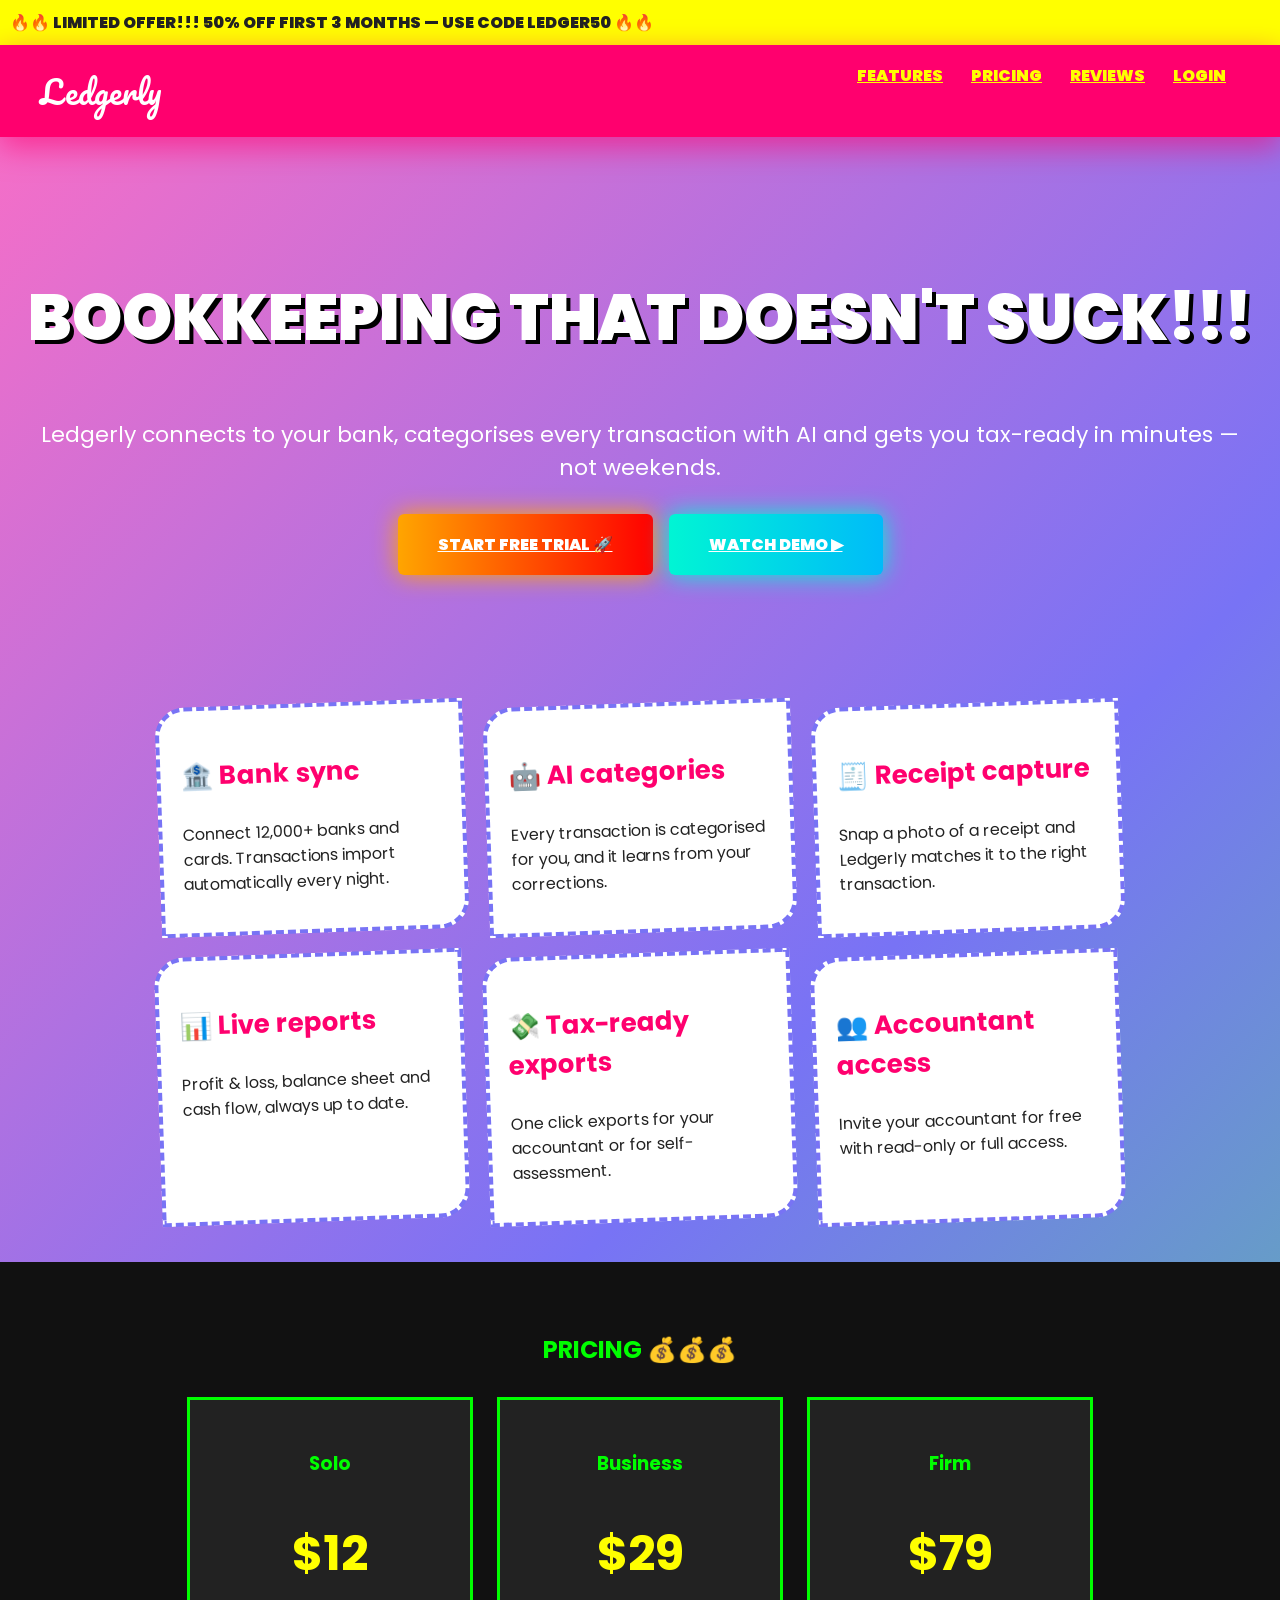
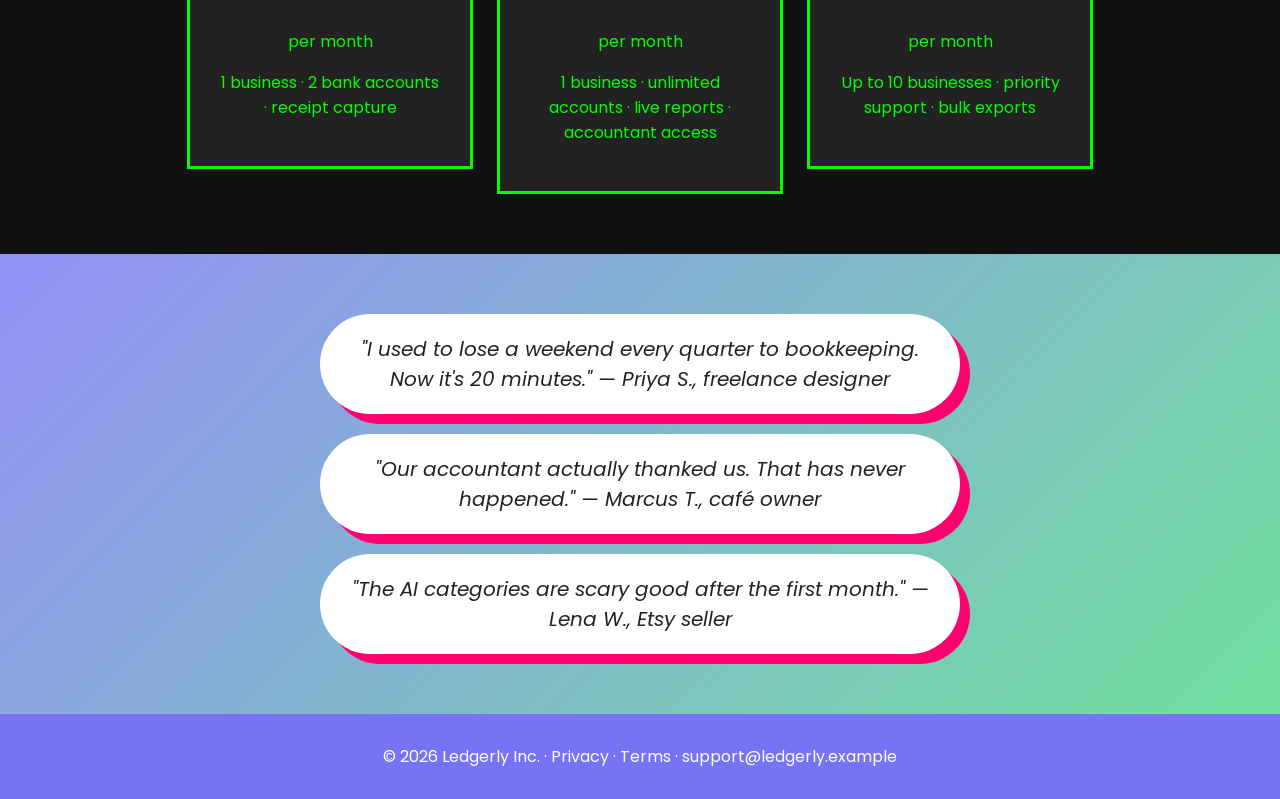
<file: plugins/apple-style-web/skills/apple-style-web/evals/polish-cluttered-landing/files/index.html>
<!DOCTYPE html>
<html>
<head>
<meta charset="utf-8">
<title>Ledgerly</title>
<link href="https://fonts.googleapis.com/css2?family=Poppins:wght@400;700;900&family=Pacifico&display=swap" rel="stylesheet">
<style>
body { font-family: Poppins, sans-serif; margin: 0; background: linear-gradient(135deg, #ff6ec4, #7873f5, #4ade80); color: #222; }
nav { background: #ff006e; padding: 18px 40px; display: flex; justify-content: space-between; box-shadow: 0 10px 30px rgba(255,0,110,.6); }
nav a { color: yellow; margin: 0 14px; font-weight: 900; text-transform: uppercase; }
.logo { font-family: Pacifico; font-size: 32px; color: white; }
.hero { text-align: center; padding: 80px 20px; }
.hero h1 { font-size: 64px; font-weight: 900; color: white; text-shadow: 4px 4px 0 #000; animation: bounce 1s infinite; }
.hero p { font-size: 22px; color: #fff; }
.btn { display: inline-block; padding: 18px 40px; border-radius: 6px; background: linear-gradient(90deg, orange, red); color: white; font-weight: 900; box-shadow: 0 0 25px orange; animation: pulse 1.2s infinite; margin: 8px; }
.btn2 { background: linear-gradient(90deg, #00f5d4, #00bbf9); box-shadow: 0 0 25px #00f5d4; }
@keyframes bounce { 0%,100% { transform: translateY(0) } 50% { transform: translateY(-20px) } }
@keyframes pulse { 0%,100% { transform: scale(1) } 50% { transform: scale(1.1) } }
.features { display: flex; flex-wrap: wrap; gap: 20px; padding: 40px; justify-content: center; }
.feature { background: white; border: 4px dashed #7873f5; border-radius: 30px 0 30px 0; width: 260px; padding: 20px; transform: rotate(-2deg); transition: all .2s; }
.feature:hover { transform: rotate(3deg) scale(1.15); background: #ffe66d; }
.feature h3 { color: #ff006e; font-size: 26px; }
.pricing { background: #111; color: #0f0; padding: 50px; text-align: center; }
.plan { display: inline-block; background: #222; border: 3px solid #0f0; margin: 10px; padding: 30px; width: 220px; vertical-align: top; }
.plan h2 { font-size: 48px; color: #ff0; }
.testimonials { padding: 40px; text-align: center; background: #fff3; }
.testimonial { font-style: italic; font-size: 20px; margin: 20px auto; max-width: 600px; background: #fff; padding: 20px; border-radius: 50px; box-shadow: 10px 10px 0 #ff006e; }
.marquee { white-space: nowrap; overflow: hidden; background: yellow; font-weight: 900; padding: 10px; }
.marquee span { display: inline-block; animation: scroll 8s linear infinite; }
@keyframes scroll { from { transform: translateX(100%) } to { transform: translateX(-100%) } }
footer { background: #7873f5; color: white; padding: 30px; text-align: center; }
</style>
</head>
<body>
<div class="marquee"><span>🔥🔥 LIMITED OFFER!!! 50% OFF FIRST 3 MONTHS — USE CODE LEDGER50 🔥🔥</span></div>
<nav><span class="logo">Ledgerly</span><div><a href="#features">Features</a><a href="#pricing">Pricing</a><a href="#reviews">Reviews</a><a href="#">Login</a></div></nav>
<section class="hero">
  <h1>BOOKKEEPING THAT DOESN'T SUCK!!!</h1>
  <p>Ledgerly connects to your bank, categorises every transaction with AI and gets you tax-ready in minutes — not weekends.</p>
  <a class="btn" href="#">START FREE TRIAL 🚀</a><a class="btn btn2" href="#">WATCH DEMO ▶</a>
</section>
<section class="features" id="features">
  <div class="feature"><h3>🏦 Bank sync</h3><p>Connect 12,000+ banks and cards. Transactions import automatically every night.</p></div>
  <div class="feature"><h3>🤖 AI categories</h3><p>Every transaction is categorised for you, and it learns from your corrections.</p></div>
  <div class="feature"><h3>🧾 Receipt capture</h3><p>Snap a photo of a receipt and Ledgerly matches it to the right transaction.</p></div>
  <div class="feature"><h3>📊 Live reports</h3><p>Profit &amp; loss, balance sheet and cash flow, always up to date.</p></div>
  <div class="feature"><h3>💸 Tax-ready exports</h3><p>One click exports for your accountant or for self-assessment.</p></div>
  <div class="feature"><h3>👥 Accountant access</h3><p>Invite your accountant for free with read-only or full access.</p></div>
</section>
<section class="pricing" id="pricing">
  <h1>PRICING 💰💰💰</h1>
  <div class="plan"><h3>Solo</h3><h2>$12</h2><p>per month</p><p>1 business · 2 bank accounts · receipt capture</p></div>
  <div class="plan"><h3>Business</h3><h2>$29</h2><p>per month</p><p>1 business · unlimited accounts · live reports · accountant access</p></div>
  <div class="plan"><h3>Firm</h3><h2>$79</h2><p>per month</p><p>Up to 10 businesses · priority support · bulk exports</p></div>
</section>
<section class="testimonials" id="reviews">
  <div class="testimonial">"I used to lose a weekend every quarter to bookkeeping. Now it's 20 minutes." — Priya S., freelance designer</div>
  <div class="testimonial">"Our accountant actually thanked us. That has never happened." — Marcus T., café owner</div>
  <div class="testimonial">"The AI categories are scary good after the first month." — Lena W., Etsy seller</div>
</section>
<footer>© 2026 Ledgerly Inc. · Privacy · Terms · support@ledgerly.example</footer>
</body>
</html>
</file>
